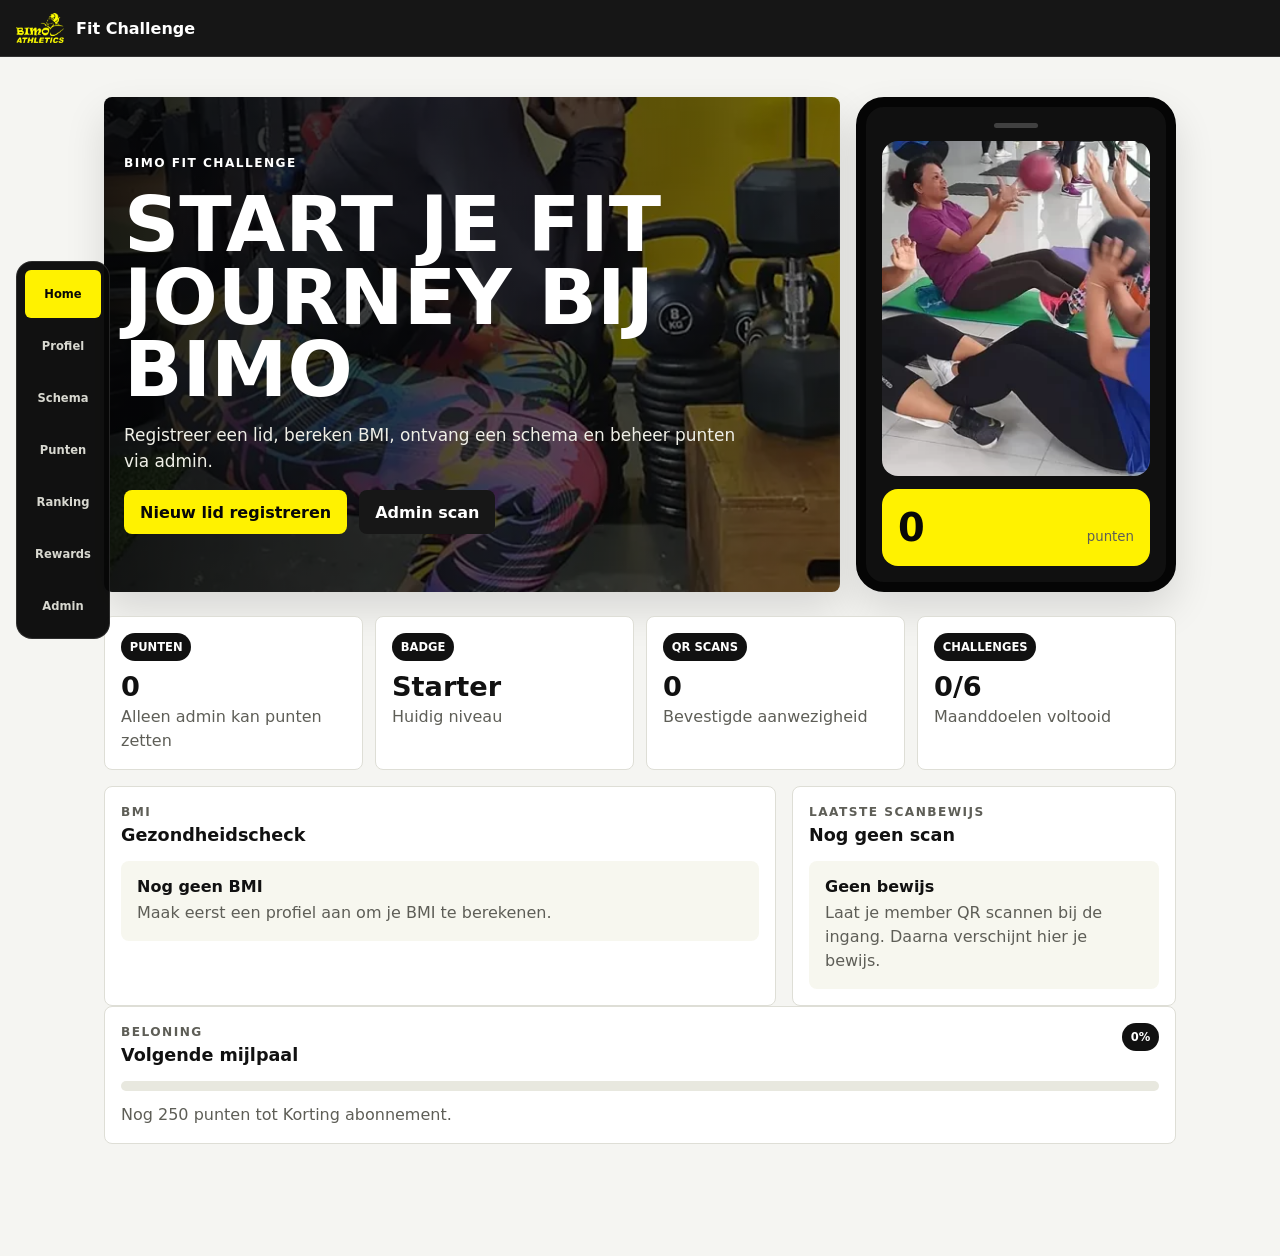
<file: index.html>
<!doctype html>
<html lang="nl">
  <head>
    <meta charset="utf-8">
    <meta name="viewport" content="width=device-width, initial-scale=1, viewport-fit=cover">
    <meta name="theme-color" content="#0b0b0b">
    <meta name="apple-mobile-web-app-capable" content="yes">
    <meta name="apple-mobile-web-app-status-bar-style" content="black-translucent">
    <meta name="apple-mobile-web-app-title" content="BIMO Fit">
    <meta name="description" content="BIMO Fit Challenge App met member QR, admin check-in, BMI, punten, challenges, ranking en beloningen.">
    <title>BIMO Fit Challenge</title>
    <link rel="manifest" href="./manifest.webmanifest">
    <link rel="icon" href="./assets/icon-192.png" sizes="192x192">
    <link rel="apple-touch-icon" href="./assets/icon-180.png">
    <link rel="stylesheet" href="./styles.css">
  </head>
  <body>
    <header class="app-shell">
      <a class="brand" href="./" aria-label="BIMO Fit Challenge home">
        <img src="./assets/bimo-logo.webp" alt="BIMO Athletics logo">
        <span>Fit Challenge</span>
      </a>
      <button id="installButton" class="install-button" hidden>Installeer app</button>
    </header>

    <main id="app" class="app-main" tabindex="-1"></main>

    <nav class="bottom-nav" aria-label="Hoofdnavigatie">
      <button data-tab="dashboard" class="is-active" aria-current="page">Home</button>
      <button data-tab="profile">Profiel</button>
      <button data-tab="plan">Schema</button>
      <button data-tab="points">Punten</button>
      <button data-tab="ranking">Ranking</button>
      <button data-tab="rewards">Rewards</button>
      <button data-tab="admin">Admin</button>
    </nav>

    <div id="toast" class="toast" hidden role="status" aria-live="polite"></div>

    <script src="./assets/qrcode-generator.js"></script>
    <script type="module" src="./app.mjs"></script>
  </body>
</html>
</file>
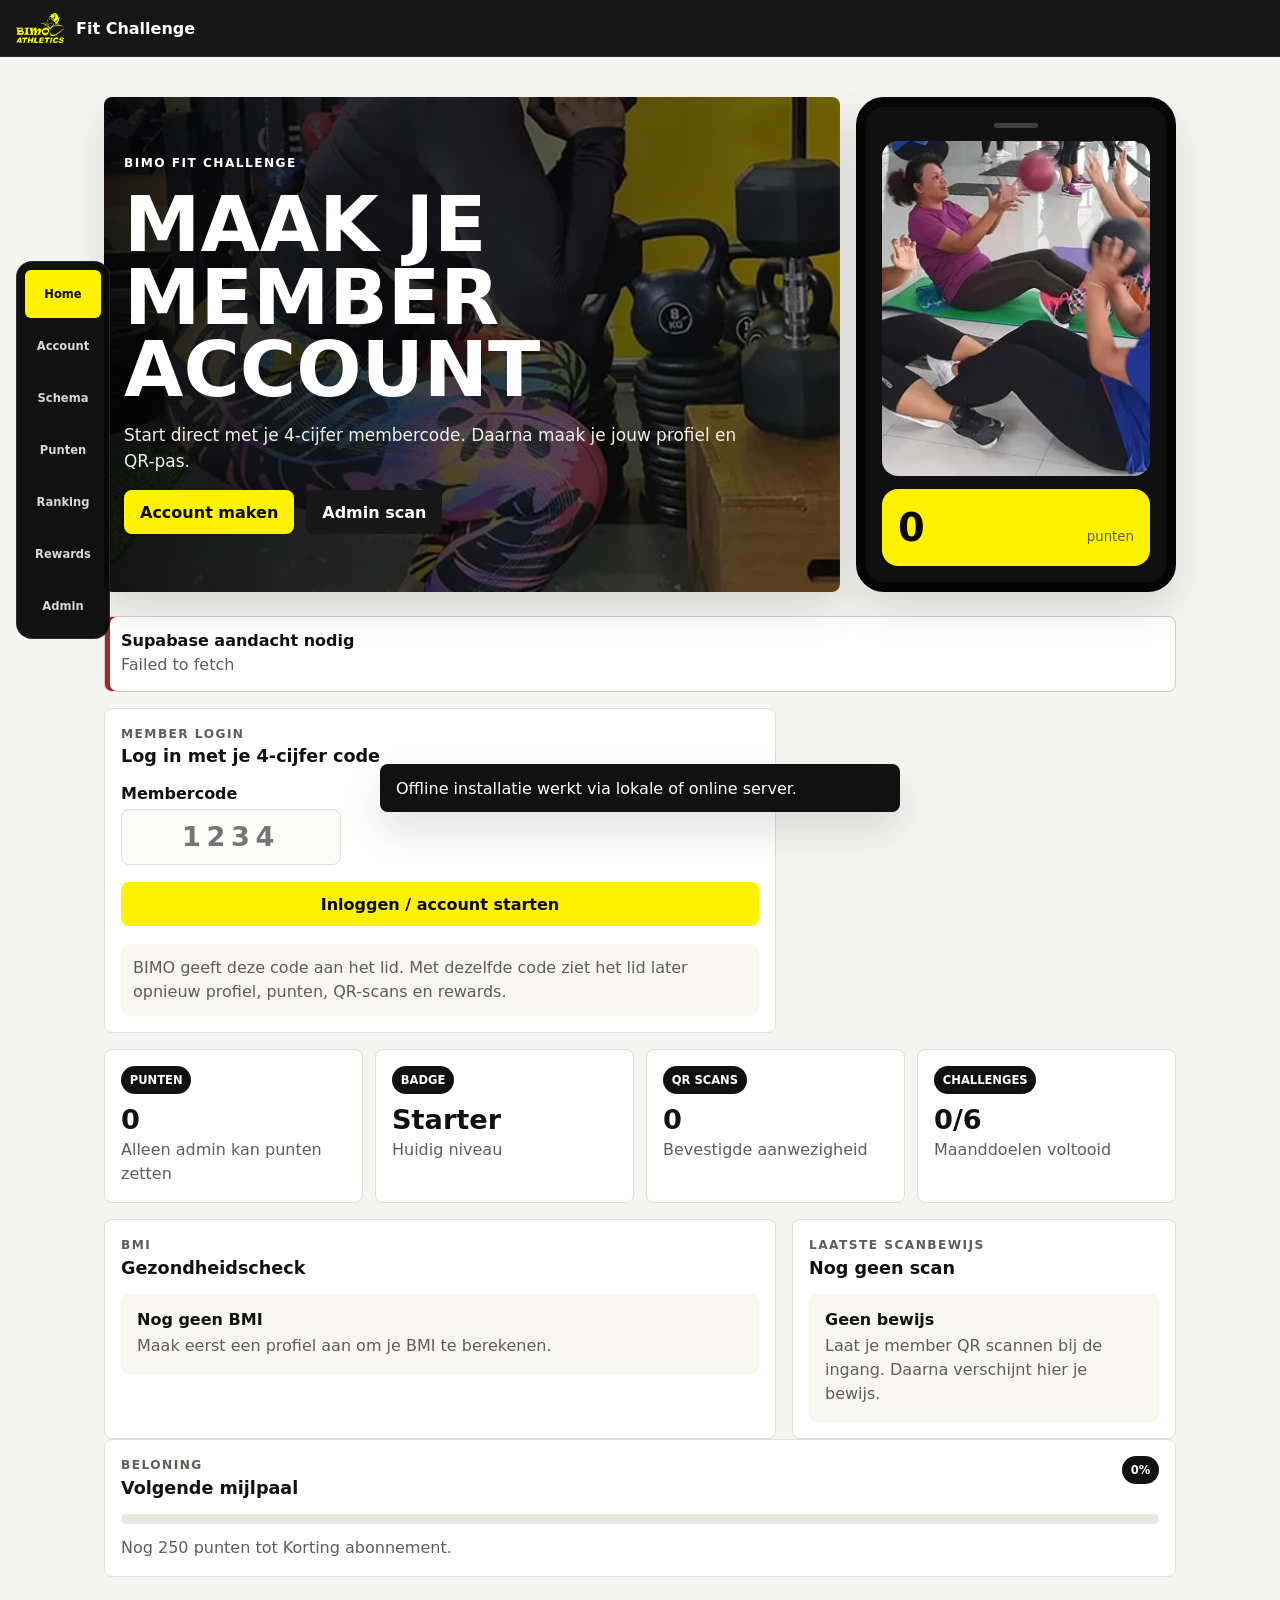
<file: docs/index.html>
<!doctype html>
<html lang="nl">
  <head>
    <meta charset="utf-8">
    <meta name="viewport" content="width=device-width, initial-scale=1, viewport-fit=cover">
    <meta name="theme-color" content="#0b0b0b">
    <meta name="apple-mobile-web-app-capable" content="yes">
    <meta name="apple-mobile-web-app-status-bar-style" content="black-translucent">
    <meta name="apple-mobile-web-app-title" content="BIMO Fit">
    <meta name="description" content="BIMO Fit Challenge App met member QR, admin check-in, BMI, punten, challenges, ranking en beloningen.">
    <title>BIMO Fit Challenge</title>
    <link rel="manifest" href="./manifest.webmanifest">
    <link rel="icon" href="./assets/icon-192.png" sizes="192x192">
    <link rel="apple-touch-icon" href="./assets/icon-180.png">
    <link rel="stylesheet" href="./styles.css?v=20260828-supabase2">
  </head>
  <body>
    <header class="app-shell">
      <a class="brand" href="./" aria-label="BIMO Fit Challenge home">
        <img src="./assets/bimo-logo.webp" alt="BIMO Athletics logo">
        <span>Fit Challenge</span>
      </a>
      <button id="installButton" class="install-button" hidden>Installeer app</button>
    </header>

    <main id="app" class="app-main" tabindex="-1"></main>

    <nav class="bottom-nav" aria-label="Hoofdnavigatie">
      <button data-tab="dashboard" class="is-active" aria-current="page">Home</button>
      <button data-tab="profile">Account</button>
      <button data-tab="plan">Schema</button>
      <button data-tab="points">Punten</button>
      <button data-tab="ranking">Ranking</button>
      <button data-tab="rewards">Rewards</button>
      <button data-tab="admin">Admin</button>
    </nav>

    <div id="toast" class="toast" hidden role="status" aria-live="polite"></div>

    <script src="./assets/qrcode-generator.js"></script>
    <script src="./assets/jsQR.js"></script>
    <script src="./supabase-config.js"></script>
    <script type="module" src="./app.mjs?v=20260828-supabase2"></script>
  </body>
</html>
</file>
<file: styles.css>
:root {
  color-scheme: light;
  --bg: #f5f5f2;
  --surface: #ffffff;
  --ink: #111111;
  --muted: #5e5e57;
  --line: #deded6;
  --brand: #fff200;
  --brand-strong: #e5d900;
  --dark: #080808;
  --success: #186a3b;
  --danger: #9c2b20;
  --radius: 8px;
  --shadow: 0 18px 40px rgba(0, 0, 0, 0.12);
  font-family: Inter, ui-sans-serif, system-ui, -apple-system, BlinkMacSystemFont, "Segoe UI", sans-serif;
}

* {
  box-sizing: border-box;
}

body {
  margin: 0;
  min-height: 100vh;
  background: var(--bg);
  color: var(--ink);
}

button,
input,
textarea,
select {
  font: inherit;
}

button {
  cursor: pointer;
}

button:disabled {
  cursor: not-allowed;
  opacity: 0.55;
}

.app-shell {
  position: sticky;
  top: 0;
  z-index: 10;
  display: flex;
  align-items: center;
  justify-content: space-between;
  gap: 1rem;
  padding: max(0.75rem, env(safe-area-inset-top)) 1rem 0.75rem;
  background: rgba(8, 8, 8, 0.94);
  backdrop-filter: blur(16px);
  border-bottom: 1px solid rgba(255, 255, 255, 0.12);
}

.brand {
  display: inline-flex;
  align-items: center;
  gap: 0.75rem;
  color: white;
  font-weight: 800;
  text-decoration: none;
  letter-spacing: 0;
}

.brand img {
  width: 48px;
  height: 32px;
  object-fit: contain;
  border-radius: 4px;
}

.install-button,
.primary-action,
.secondary-action {
  border: 0;
  border-radius: var(--radius);
  min-height: 44px;
  padding: 0.75rem 1rem;
  font-weight: 800;
}

.install-button,
.primary-action {
  background: var(--brand);
  color: var(--dark);
}

.secondary-action {
  background: #171717;
  color: white;
}

.secondary-action:disabled {
  background: #c8c8c0;
  color: #52524d;
}

.app-main {
  width: min(1120px, 100%);
  margin: 0 auto;
  padding: 1rem 1rem 6.5rem;
}

.hero-section {
  display: grid;
  grid-template-columns: 1fr;
  gap: 1rem;
  padding: 1rem 0 1.5rem;
}

.hero-copy {
  display: grid;
  align-content: center;
  gap: 1rem;
  min-height: 420px;
  padding: 1.25rem;
  color: white;
  background:
    linear-gradient(90deg, rgba(0, 0, 0, 0.88), rgba(0, 0, 0, 0.48)),
    url("./assets/gallab.webp") center / cover;
  border-radius: var(--radius);
  box-shadow: var(--shadow);
}

.hero-copy h1,
.page-heading h1 {
  margin: 0;
  max-width: 760px;
  font-size: clamp(2.1rem, 6vw, 4.8rem);
  line-height: 0.95;
  letter-spacing: 0;
  text-transform: uppercase;
}

.hero-copy p,
.page-heading p,
.panel p,
.metric-card p,
.activity-card p,
.reward-card p,
.plan-item p,
.leader-row p {
  margin: 0;
  color: inherit;
  line-height: 1.5;
}

.hero-copy > p:not(.eyebrow) {
  max-width: 620px;
  color: #efefe7;
  font-size: 1.06rem;
}

.hero-actions {
  display: flex;
  flex-wrap: wrap;
  gap: 0.75rem;
}

.phone-preview {
  display: none;
}

.eyebrow {
  margin: 0;
  color: var(--brand);
  font-size: 0.76rem;
  font-weight: 900;
  letter-spacing: 0.12em;
  text-transform: uppercase;
}

.metric-grid,
.activity-grid,
.reward-grid {
  display: grid;
  grid-template-columns: repeat(2, minmax(0, 1fr));
  gap: 0.75rem;
}

.metric-card,
.activity-card,
.reward-card,
.panel,
.leader-row,
.plan-item {
  background: var(--surface);
  border: 1px solid var(--line);
  border-radius: var(--radius);
}

.metric-card {
  padding: 1rem;
}

.metric-card span,
.points-chip,
.pill {
  display: inline-flex;
  width: fit-content;
  align-items: center;
  min-height: 28px;
  padding: 0.2rem 0.55rem;
  border-radius: 999px;
  background: #111111;
  color: white;
  font-size: 0.72rem;
  font-weight: 900;
  text-transform: uppercase;
}

.metric-card strong {
  display: block;
  margin: 0.65rem 0 0.2rem;
  font-size: 1.7rem;
}

.metric-card p,
.activity-card p,
.reward-card p,
.plan-item p,
.leader-row p,
.panel p {
  color: var(--muted);
}

.dashboard-grid,
.form-layout {
  display: grid;
  grid-template-columns: 1fr;
  gap: 1rem;
  margin-top: 1rem;
}

.panel,
.activity-card,
.reward-card {
  padding: 1rem;
}

.panel-header {
  display: flex;
  align-items: flex-start;
  justify-content: space-between;
  gap: 1rem;
  margin-bottom: 1rem;
}

.panel h2,
.activity-card h2,
.reward-card h2,
.plan-item h2,
.leader-row h2 {
  margin: 0.2rem 0 0;
  font-size: 1.1rem;
}

.bmi-result {
  display: flex;
  align-items: center;
  gap: 1rem;
}

.bmi-result > span,
.bmi-panel h2 {
  display: grid;
  place-items: center;
  width: 92px;
  height: 92px;
  margin: 0;
  border-radius: 50%;
  background: var(--brand);
  color: var(--dark);
  font-size: 2rem;
  font-weight: 900;
}

.session-card {
  display: grid;
  gap: 0.45rem;
  padding: 1rem;
  background: #f7f7ef;
  border-radius: var(--radius);
}

.session-card span {
  color: var(--success);
  font-weight: 900;
}

.progress-row {
  display: grid;
  gap: 0.75rem;
}

.progress-track {
  height: 10px;
  overflow: hidden;
  background: #e8e8df;
  border-radius: 999px;
}

.progress-track span {
  display: block;
  height: 100%;
  background: var(--brand);
}

.page-heading {
  display: grid;
  gap: 0.65rem;
  padding: 1rem 0;
}

.page-heading .eyebrow {
  color: var(--danger);
}

.page-heading p {
  max-width: 720px;
  color: var(--muted);
}

.form-panel {
  display: grid;
  gap: 1rem;
}

label {
  display: grid;
  gap: 0.4rem;
  color: var(--ink);
  font-weight: 800;
}

input,
textarea,
select {
  width: 100%;
  min-height: 46px;
  padding: 0.7rem 0.75rem;
  border: 1px solid var(--line);
  border-radius: var(--radius);
  background: #fbfbf8;
  color: var(--ink);
}

input:focus,
textarea:focus,
select:focus,
button:focus-visible {
  outline: 3px solid rgba(255, 242, 0, 0.8);
  outline-offset: 2px;
}

textarea {
  resize: vertical;
}

small {
  color: var(--muted);
  line-height: 1.4;
}

.two-columns {
  display: grid;
  grid-template-columns: 1fr;
  gap: 1rem;
}

.bmi-panel {
  display: grid;
  align-content: start;
  gap: 0.75rem;
}

.member-pass {
  display: grid;
  align-content: start;
  gap: 0.85rem;
}

.member-pass code {
  display: block;
  width: fit-content;
  padding: 0.35rem 0.55rem;
  color: var(--brand);
  background: var(--dark);
  border-radius: 6px;
  font-weight: 900;
}

.qr-box {
  display: grid;
  place-items: center;
  min-height: 220px;
  padding: 1rem;
  background: white;
  border: 1px solid var(--line);
  border-radius: var(--radius);
}

.qr-box svg {
  display: block;
  width: min(220px, 100%);
  height: auto;
}

.bmi-mini {
  display: grid;
  gap: 0.2rem;
  padding: 0.85rem;
  background: #f7f7ef;
  border-radius: var(--radius);
}

.health-list {
  display: grid;
  grid-template-columns: 1fr;
  gap: 0.6rem;
  margin: 1rem 0 0;
}

.health-list div {
  display: flex;
  justify-content: space-between;
  gap: 1rem;
  padding: 0.7rem;
  background: #f7f7ef;
  border-radius: var(--radius);
}

.health-list dt,
.health-list dd {
  margin: 0;
}

.health-list dt {
  color: var(--muted);
}

.health-list dd {
  font-weight: 900;
}

.plan-list {
  display: grid;
  gap: 0.75rem;
}

.plan-item {
  display: grid;
  grid-template-columns: auto 1fr;
  gap: 0.85rem;
  padding: 1rem;
}

.plan-item > span {
  grid-column: 2;
  color: var(--success);
  font-weight: 900;
}

.day-block {
  display: grid;
  place-items: center;
  width: 48px;
  height: 48px;
  background: var(--dark);
  color: var(--brand);
  border-radius: var(--radius);
  font-weight: 900;
  text-transform: uppercase;
}

.activity-card,
.reward-card {
  display: grid;
  gap: 0.75rem;
  align-content: start;
}

.points-chip {
  background: var(--brand);
  color: var(--dark);
}

.challenge-list {
  display: grid;
  gap: 0.75rem;
}

.challenge-item {
  display: grid;
  gap: 0.8rem;
  padding: 0.85rem;
  background: #f7f7ef;
  border-radius: var(--radius);
}

.challenge-item h3 {
  margin: 0.5rem 0;
}

.compact-input {
  grid-template-columns: auto 96px;
  align-items: center;
}

.activity-log {
  display: grid;
  gap: 0.6rem;
  margin: 0;
  padding: 0;
  list-style: none;
}

.activity-log li {
  display: flex;
  justify-content: space-between;
  gap: 1rem;
  padding-bottom: 0.6rem;
  border-bottom: 1px solid var(--line);
}

.activity-log small {
  display: block;
  margin-top: 0.2rem;
}

.proof-section {
  margin-top: 1rem;
}

.proof-list {
  display: grid;
  gap: 0.7rem;
  margin: 0;
  padding: 0;
  list-style: none;
}

.proof-list li {
  display: flex;
  align-items: flex-start;
  justify-content: space-between;
  gap: 1rem;
  padding: 0.85rem;
  background: #f7f7ef;
  border-radius: var(--radius);
}

.proof-list strong {
  display: block;
  margin-bottom: 0.25rem;
}

.proof-list span {
  flex: 0 0 auto;
  color: var(--success);
  font-weight: 900;
}

.leaderboard {
  display: grid;
  gap: 0.75rem;
}

.leader-row {
  display: grid;
  grid-template-columns: auto 1fr auto;
  align-items: center;
  gap: 1rem;
  padding: 1rem;
}

.leader-row.is-current {
  border-color: var(--dark);
  box-shadow: inset 5px 0 0 var(--brand);
}

.rank {
  display: grid;
  place-items: center;
  width: 48px;
  height: 48px;
  background: var(--dark);
  color: white;
  border-radius: 50%;
  font-weight: 900;
}

.reward-card.is-claimed {
  border-color: rgba(24, 106, 59, 0.3);
  background: #f0f8f2;
}

.admin-login {
  display: grid;
  gap: 1rem;
  width: min(520px, 100%);
}

.admin-grid {
  display: grid;
  grid-template-columns: 1fr;
  gap: 1rem;
  margin-top: 1rem;
}

.compact-button {
  min-height: 36px;
  padding: 0.45rem 0.7rem;
  font-size: 0.82rem;
}

.status-chip {
  display: inline-flex;
  width: fit-content;
  align-items: center;
  justify-content: center;
  min-height: 32px;
  padding: 0.25rem 0.65rem;
  border-radius: 999px;
  color: var(--success);
  background: #e9f4ec;
  font-size: 0.8rem;
  font-weight: 900;
}

.proof-card strong {
  font-size: 1.1rem;
}

.empty-state {
  display: grid;
  gap: 0.35rem;
  padding: 1rem;
  background: #f7f7ef;
  border-radius: var(--radius);
}

.bottom-nav {
  position: fixed;
  right: 0;
  bottom: 0;
  left: 0;
  z-index: 20;
  display: grid;
  grid-template-columns: repeat(7, minmax(0, 1fr));
  gap: 0.25rem;
  padding: 0.5rem 0.5rem max(0.5rem, env(safe-area-inset-bottom));
  background: rgba(8, 8, 8, 0.96);
  border-top: 1px solid rgba(255, 255, 255, 0.1);
}

.bottom-nav button {
  min-height: 48px;
  padding: 0.25rem;
  border: 0;
  border-radius: 6px;
  background: transparent;
  color: #d8d8d0;
  font-size: 0.72rem;
  font-weight: 800;
}

.bottom-nav button.is-active {
  background: var(--brand);
  color: var(--dark);
}

.toast {
  position: fixed;
  right: 1rem;
  bottom: 5.5rem;
  left: 1rem;
  z-index: 30;
  width: min(520px, calc(100% - 2rem));
  margin: 0 auto;
  padding: 0.9rem 1rem;
  color: white;
  background: #111111;
  border-radius: var(--radius);
  box-shadow: var(--shadow);
}

@media (min-width: 720px) {
  .app-main {
    padding: 1.5rem 1.5rem 7rem;
  }

  .hero-section {
    grid-template-columns: minmax(0, 1fr) 320px;
    align-items: stretch;
  }

  .phone-preview {
    display: grid;
    align-content: start;
    gap: 0.8rem;
    padding: 1rem;
    background: #101010;
    border: 10px solid #050505;
    border-radius: 28px;
    box-shadow: var(--shadow);
  }

  .phone-preview img {
    width: 100%;
    aspect-ratio: 4 / 5;
    object-fit: cover;
    border-radius: 16px;
  }

  .phone-bar {
    width: 44px;
    height: 5px;
    margin: 0 auto;
    background: #404040;
    border-radius: 999px;
  }

  .phone-stat {
    display: flex;
    align-items: baseline;
    justify-content: space-between;
    padding: 1rem;
    color: var(--dark);
    background: var(--brand);
    border-radius: 16px;
  }

  .phone-stat span {
    font-size: 2.4rem;
    font-weight: 900;
  }

  .metric-grid {
    grid-template-columns: repeat(4, minmax(0, 1fr));
  }

  .activity-grid,
  .reward-grid {
    grid-template-columns: repeat(4, minmax(0, 1fr));
  }

  .dashboard-grid,
  .form-layout {
    grid-template-columns: minmax(0, 1.4fr) minmax(280px, 0.8fr);
  }

  .admin-grid {
    grid-template-columns: repeat(2, minmax(0, 1fr));
  }

  .health-list {
    grid-template-columns: repeat(2, minmax(0, 1fr));
  }

  .two-columns {
    grid-template-columns: repeat(2, minmax(0, 1fr));
  }

  .plan-item {
    grid-template-columns: auto 1fr auto;
    align-items: center;
  }

  .plan-item > span {
    grid-column: auto;
  }

  .challenge-item {
    grid-template-columns: minmax(0, 1fr) 170px auto;
    align-items: center;
  }
}

@media (min-width: 1100px) {
  .bottom-nav {
    right: auto;
    top: 50%;
    bottom: auto;
    left: 1rem;
    width: 94px;
    transform: translateY(-50%);
    grid-template-columns: 1fr;
    border: 1px solid rgba(255, 255, 255, 0.12);
    border-radius: 16px;
  }
}
</file>
<file: docs/styles.css>
:root {
  color-scheme: light;
  --bg: #f5f5f2;
  --surface: #ffffff;
  --ink: #111111;
  --muted: #5e5e57;
  --line: #deded6;
  --brand: #fff200;
  --brand-strong: #e5d900;
  --dark: #080808;
  --success: #186a3b;
  --danger: #9c2b20;
  --radius: 8px;
  --shadow: 0 18px 40px rgba(0, 0, 0, 0.12);
  font-family: Inter, ui-sans-serif, system-ui, -apple-system, BlinkMacSystemFont, "Segoe UI", sans-serif;
}

* {
  box-sizing: border-box;
}

body {
  margin: 0;
  min-height: 100vh;
  overflow-x: hidden;
  background: var(--bg);
  color: var(--ink);
}

button,
input,
textarea,
select {
  font: inherit;
}

button {
  cursor: pointer;
}

button:disabled {
  cursor: not-allowed;
  opacity: 0.55;
}

.app-shell {
  position: sticky;
  top: 0;
  z-index: 10;
  display: flex;
  align-items: center;
  justify-content: space-between;
  gap: 1rem;
  padding: max(0.75rem, env(safe-area-inset-top)) 1rem 0.75rem;
  background: rgba(8, 8, 8, 0.94);
  backdrop-filter: blur(16px);
  border-bottom: 1px solid rgba(255, 255, 255, 0.12);
}

.brand {
  display: inline-flex;
  align-items: center;
  gap: 0.75rem;
  color: white;
  font-weight: 800;
  text-decoration: none;
  letter-spacing: 0;
}

.brand img {
  width: 48px;
  height: 32px;
  object-fit: contain;
  border-radius: 4px;
}

.install-button,
.primary-action,
.secondary-action {
  border: 0;
  border-radius: var(--radius);
  min-height: 44px;
  padding: 0.75rem 1rem;
  font-weight: 800;
}

.install-button,
.primary-action {
  background: var(--brand);
  color: var(--dark);
}

.secondary-action {
  background: #171717;
  color: white;
}

.secondary-action:disabled {
  background: #c8c8c0;
  color: #52524d;
}

.app-main {
  width: 100%;
  max-width: 1120px;
  margin: 0 auto;
  padding: 1rem 1rem 6.5rem;
  overflow-x: hidden;
}

.hero-section {
  display: grid;
  grid-template-columns: 1fr;
  gap: 1rem;
  min-width: 0;
  padding: 1rem 0 1.5rem;
}

.hero-copy {
  display: grid;
  align-content: center;
  gap: 1rem;
  min-height: 420px;
  padding: 1.25rem;
  color: white;
  background:
    linear-gradient(90deg, rgba(0, 0, 0, 0.88), rgba(0, 0, 0, 0.48)),
    url("./assets/gallab.webp") center / cover;
  border-radius: var(--radius);
  box-shadow: var(--shadow);
}

.hero-copy h1,
.page-heading h1 {
  margin: 0;
  max-width: 760px;
  font-size: clamp(1.85rem, 6vw, 4.8rem);
  line-height: 0.95;
  letter-spacing: 0;
  text-transform: uppercase;
  text-wrap: balance;
}

.hero-copy p,
.page-heading p,
.panel p,
.metric-card p,
.activity-card p,
.reward-card p,
.plan-item p,
.leader-row p {
  margin: 0;
  color: inherit;
  line-height: 1.5;
}

.hero-copy > p:not(.eyebrow) {
  max-width: 620px;
  color: #efefe7;
  font-size: 1.06rem;
}

.hero-actions {
  display: flex;
  flex-wrap: wrap;
  gap: 0.75rem;
}

.phone-preview {
  display: none;
}

.eyebrow {
  margin: 0;
  color: var(--brand);
  font-size: 0.76rem;
  font-weight: 900;
  letter-spacing: 0.12em;
  text-transform: uppercase;
}

.metric-grid,
.activity-grid,
.reward-grid {
  display: grid;
  grid-template-columns: repeat(2, minmax(0, 1fr));
  gap: 0.75rem;
  min-width: 0;
}

.metric-card,
.activity-card,
.reward-card,
.panel,
.leader-row,
.plan-item {
  background: var(--surface);
  border: 1px solid var(--line);
  border-radius: var(--radius);
}

.metric-card {
  padding: 1rem;
}

.metric-card span,
.points-chip,
.pill {
  display: inline-flex;
  width: fit-content;
  align-items: center;
  min-height: 28px;
  padding: 0.2rem 0.55rem;
  border-radius: 999px;
  background: #111111;
  color: white;
  font-size: 0.72rem;
  font-weight: 900;
  text-transform: uppercase;
}

.metric-card strong {
  display: block;
  margin: 0.65rem 0 0.2rem;
  font-size: 1.7rem;
}

.metric-card p,
.activity-card p,
.reward-card p,
.plan-item p,
.leader-row p,
.panel p {
  color: var(--muted);
}

.dashboard-grid,
.form-layout,
.auth-grid {
  display: grid;
  grid-template-columns: 1fr;
  gap: 1rem;
  min-width: 0;
  margin-top: 1rem;
}

.panel,
.activity-card,
.reward-card {
  padding: 1rem;
}

.panel-header {
  display: flex;
  align-items: flex-start;
  justify-content: space-between;
  gap: 1rem;
  margin-bottom: 1rem;
}

.panel h2,
.activity-card h2,
.reward-card h2,
.plan-item h2,
.leader-row h2 {
  margin: 0.2rem 0 0;
  font-size: 1.1rem;
}

.bmi-result {
  display: flex;
  align-items: center;
  gap: 1rem;
}

.bmi-result > span,
.bmi-panel h2 {
  display: grid;
  place-items: center;
  width: 92px;
  height: 92px;
  margin: 0;
  border-radius: 50%;
  background: var(--brand);
  color: var(--dark);
  font-size: 2rem;
  font-weight: 900;
}

.session-card {
  display: grid;
  gap: 0.45rem;
  padding: 1rem;
  background: #f7f7ef;
  border-radius: var(--radius);
}

.session-card span {
  color: var(--success);
  font-weight: 900;
}

.progress-row {
  display: grid;
  gap: 0.75rem;
}

.progress-track {
  height: 10px;
  overflow: hidden;
  background: #e8e8df;
  border-radius: 999px;
}

.progress-track span {
  display: block;
  height: 100%;
  background: var(--brand);
}

.page-heading {
  display: grid;
  gap: 0.65rem;
  padding: 1rem 0;
}

.page-heading .eyebrow {
  color: var(--danger);
}

.page-heading p {
  max-width: 720px;
  color: var(--muted);
}

.form-panel {
  display: grid;
  gap: 1rem;
}

label {
  display: grid;
  gap: 0.4rem;
  color: var(--ink);
  font-weight: 800;
}

input,
textarea,
select {
  width: 100%;
  min-height: 46px;
  padding: 0.7rem 0.75rem;
  border: 1px solid var(--line);
  border-radius: var(--radius);
  background: #fbfbf8;
  color: var(--ink);
}

input:focus,
textarea:focus,
select:focus,
button:focus-visible {
  outline: 3px solid rgba(255, 242, 0, 0.8);
  outline-offset: 2px;
}

textarea {
  resize: vertical;
}

small {
  color: var(--muted);
  line-height: 1.4;
}

.two-columns {
  display: grid;
  grid-template-columns: 1fr;
  gap: 1rem;
}

.bmi-panel {
  display: grid;
  align-content: start;
  gap: 0.75rem;
}

.member-pass {
  display: grid;
  align-content: start;
  gap: 0.85rem;
}

.member-pass code {
  display: block;
  width: fit-content;
  padding: 0.35rem 0.55rem;
  color: var(--brand);
  background: var(--dark);
  border-radius: 6px;
  font-weight: 900;
}

.qr-box {
  display: grid;
  place-items: center;
  min-height: 220px;
  padding: 1rem;
  background: white;
  border: 1px solid var(--line);
  border-radius: var(--radius);
}

.qr-box svg {
  display: block;
  width: min(220px, 100%);
  height: auto;
}

.bmi-mini {
  display: grid;
  gap: 0.2rem;
  padding: 0.85rem;
  background: #f7f7ef;
  border-radius: var(--radius);
}

.health-list {
  display: grid;
  grid-template-columns: 1fr;
  gap: 0.6rem;
  margin: 1rem 0 0;
}

.health-list div {
  display: flex;
  justify-content: space-between;
  gap: 1rem;
  padding: 0.7rem;
  background: #f7f7ef;
  border-radius: var(--radius);
}

.health-list dt,
.health-list dd {
  margin: 0;
}

.health-list dt {
  color: var(--muted);
}

.health-list dd {
  font-weight: 900;
}

.plan-list {
  display: grid;
  gap: 0.75rem;
}

.plan-item {
  display: grid;
  grid-template-columns: auto 1fr;
  gap: 0.85rem;
  padding: 1rem;
}

.plan-item > span {
  grid-column: 2;
  color: var(--success);
  font-weight: 900;
}

.day-block {
  display: grid;
  place-items: center;
  width: 48px;
  height: 48px;
  background: var(--dark);
  color: var(--brand);
  border-radius: var(--radius);
  font-weight: 900;
  text-transform: uppercase;
}

.activity-card,
.reward-card {
  display: grid;
  gap: 0.75rem;
  align-content: start;
}

.points-chip {
  background: var(--brand);
  color: var(--dark);
}

.challenge-list {
  display: grid;
  gap: 0.75rem;
}

.challenge-item {
  display: grid;
  gap: 0.8rem;
  padding: 0.85rem;
  background: #f7f7ef;
  border-radius: var(--radius);
}

.challenge-item h3 {
  margin: 0.5rem 0;
}

.compact-input {
  grid-template-columns: auto 96px;
  align-items: center;
}

.activity-log {
  display: grid;
  gap: 0.6rem;
  margin: 0;
  padding: 0;
  list-style: none;
}

.activity-log li {
  display: flex;
  justify-content: space-between;
  gap: 1rem;
  padding-bottom: 0.6rem;
  border-bottom: 1px solid var(--line);
}

.activity-log small {
  display: block;
  margin-top: 0.2rem;
}

.proof-section {
  margin-top: 1rem;
}

.proof-list {
  display: grid;
  gap: 0.7rem;
  margin: 0;
  padding: 0;
  list-style: none;
}

.proof-list li {
  display: flex;
  align-items: flex-start;
  justify-content: space-between;
  gap: 1rem;
  padding: 0.85rem;
  background: #f7f7ef;
  border-radius: var(--radius);
}

.proof-list strong {
  display: block;
  margin-bottom: 0.25rem;
}

.proof-list span {
  flex: 0 0 auto;
  color: var(--success);
  font-weight: 900;
}

.leaderboard {
  display: grid;
  gap: 0.75rem;
}

.leader-row {
  display: grid;
  grid-template-columns: auto 1fr auto;
  align-items: center;
  gap: 1rem;
  padding: 1rem;
}

.leader-row.is-current {
  border-color: var(--dark);
  box-shadow: inset 5px 0 0 var(--brand);
}

.rank {
  display: grid;
  place-items: center;
  width: 48px;
  height: 48px;
  background: var(--dark);
  color: white;
  border-radius: 50%;
  font-weight: 900;
}

.reward-card.is-claimed {
  border-color: rgba(24, 106, 59, 0.3);
  background: #f0f8f2;
}

.admin-login {
  display: grid;
  gap: 1rem;
  width: min(520px, 100%);
}

.auth-grid {
  margin: 0 0 1rem;
}

.single-auth-grid {
  grid-template-columns: minmax(0, 560px);
}

.auth-panel {
  display: flex;
  align-items: center;
  justify-content: space-between;
  gap: 1rem;
  margin-bottom: 1rem;
}

.auth-panel h2,
.auth-card h2 {
  margin: 0.2rem 0 0;
}

.auth-note {
  padding: 0.75rem;
  background: #f7f7ef;
  border-radius: var(--radius);
}

.code-login-card {
  gap: 1.1rem;
}

.code-input {
  max-width: 220px;
  text-align: center;
  letter-spacing: 0.35rem;
  font-size: 1.7rem;
  font-weight: 900;
}

.admin-grid {
  display: grid;
  grid-template-columns: 1fr;
  gap: 1rem;
  margin-top: 1rem;
}

.compact-button {
  min-height: 36px;
  padding: 0.45rem 0.7rem;
  font-size: 0.82rem;
}

.camera-scanner {
  display: grid;
  gap: 0.75rem;
  padding: 0.85rem;
  background: #f7f7ef;
  border: 1px solid var(--line);
  border-radius: var(--radius);
}

.camera-preview {
  width: 100%;
  max-height: 360px;
  aspect-ratio: 4 / 3;
  object-fit: cover;
  background: #050505;
  border: 4px solid var(--dark);
  border-radius: var(--radius);
}

.camera-actions {
  display: flex;
  flex-wrap: wrap;
  gap: 0.6rem;
}

.camera-actions button {
  flex: 1 1 150px;
}

.status-chip {
  display: inline-flex;
  width: fit-content;
  align-items: center;
  justify-content: center;
  min-height: 32px;
  padding: 0.25rem 0.65rem;
  border-radius: 999px;
  color: var(--success);
  background: #e9f4ec;
  font-size: 0.8rem;
  font-weight: 900;
}

.sync-banner {
  display: flex;
  align-items: center;
  justify-content: space-between;
  gap: 1rem;
  margin: 0 0 1rem;
  padding: 0.9rem 1rem;
  border: 1px solid var(--line);
  border-radius: var(--radius);
  background: var(--surface);
}

.sync-banner strong {
  display: block;
  margin-bottom: 0.2rem;
}

.sync-banner > div {
  min-width: 0;
}

.sync-banner p {
  margin: 0;
  color: var(--muted);
  line-height: 1.45;
  overflow-wrap: anywhere;
}

.sync-banner.is-online {
  border-color: rgba(24, 106, 59, 0.28);
  box-shadow: inset 5px 0 0 var(--success);
}

.sync-banner.is-warning {
  border-color: rgba(156, 43, 32, 0.25);
  box-shadow: inset 5px 0 0 var(--danger);
}

.sync-banner.is-local {
  box-shadow: inset 5px 0 0 var(--brand);
}

.proof-card strong {
  font-size: 1.1rem;
}

.empty-state {
  display: grid;
  gap: 0.35rem;
  padding: 1rem;
  background: #f7f7ef;
  border-radius: var(--radius);
}

.bottom-nav {
  position: fixed;
  right: 0;
  bottom: 0;
  left: 0;
  z-index: 20;
  display: grid;
  grid-template-columns: repeat(7, minmax(0, 1fr));
  gap: 0.25rem;
  padding: 0.5rem 0.5rem max(0.5rem, env(safe-area-inset-bottom));
  background: rgba(8, 8, 8, 0.96);
  border-top: 1px solid rgba(255, 255, 255, 0.1);
}

.bottom-nav button {
  min-width: 0;
  min-height: 48px;
  padding: 0.25rem;
  border: 0;
  border-radius: 6px;
  background: transparent;
  color: #d8d8d0;
  font-size: 0.72rem;
  font-weight: 800;
  overflow: hidden;
  text-overflow: ellipsis;
}

.bottom-nav button.is-active {
  background: var(--brand);
  color: var(--dark);
}

.toast {
  position: fixed;
  right: 1rem;
  bottom: 5.5rem;
  left: 1rem;
  z-index: 30;
  width: min(520px, calc(100% - 2rem));
  margin: 0 auto;
  padding: 0.9rem 1rem;
  color: white;
  background: #111111;
  border-radius: var(--radius);
  box-shadow: var(--shadow);
  overflow-wrap: anywhere;
}

@media (max-width: 520px) {
  .hero-copy h1,
  .page-heading h1 {
    font-size: 1.85rem;
    line-height: 1.05;
  }

  .hero-copy h1 {
    max-width: 12ch;
  }

  .hero-copy > p:not(.eyebrow) {
    max-width: 31ch;
  }

  .sync-banner {
    align-items: stretch;
    flex-direction: column;
  }

  .sync-banner p {
    max-width: 31ch;
  }
}

@media (min-width: 720px) {
  .app-main {
    padding: 1.5rem 1.5rem 7rem;
  }

  .hero-section {
    grid-template-columns: minmax(0, 1fr) 320px;
    align-items: stretch;
  }

  .phone-preview {
    display: grid;
    align-content: start;
    gap: 0.8rem;
    padding: 1rem;
    background: #101010;
    border: 10px solid #050505;
    border-radius: 28px;
    box-shadow: var(--shadow);
  }

  .phone-preview img {
    width: 100%;
    aspect-ratio: 4 / 5;
    object-fit: cover;
    border-radius: 16px;
  }

  .phone-bar {
    width: 44px;
    height: 5px;
    margin: 0 auto;
    background: #404040;
    border-radius: 999px;
  }

  .phone-stat {
    display: flex;
    align-items: baseline;
    justify-content: space-between;
    padding: 1rem;
    color: var(--dark);
    background: var(--brand);
    border-radius: 16px;
  }

  .phone-stat span {
    font-size: 2.4rem;
    font-weight: 900;
  }

  .metric-grid {
    grid-template-columns: repeat(4, minmax(0, 1fr));
  }

  .activity-grid,
  .reward-grid {
    grid-template-columns: repeat(4, minmax(0, 1fr));
  }

  .dashboard-grid,
  .form-layout,
  .auth-grid {
    grid-template-columns: minmax(0, 1.4fr) minmax(280px, 0.8fr);
  }

  .admin-grid {
    grid-template-columns: repeat(2, minmax(0, 1fr));
  }

  .health-list {
    grid-template-columns: repeat(2, minmax(0, 1fr));
  }

  .two-columns {
    grid-template-columns: repeat(2, minmax(0, 1fr));
  }

  .plan-item {
    grid-template-columns: auto 1fr auto;
    align-items: center;
  }

  .plan-item > span {
    grid-column: auto;
  }

  .challenge-item {
    grid-template-columns: minmax(0, 1fr) 170px auto;
    align-items: center;
  }
}

@media (min-width: 1100px) {
  .bottom-nav {
    right: auto;
    top: 50%;
    bottom: auto;
    left: 1rem;
    width: 94px;
    transform: translateY(-50%);
    grid-template-columns: 1fr;
    border: 1px solid rgba(255, 255, 255, 0.12);
    border-radius: 16px;
  }
}
</file>
